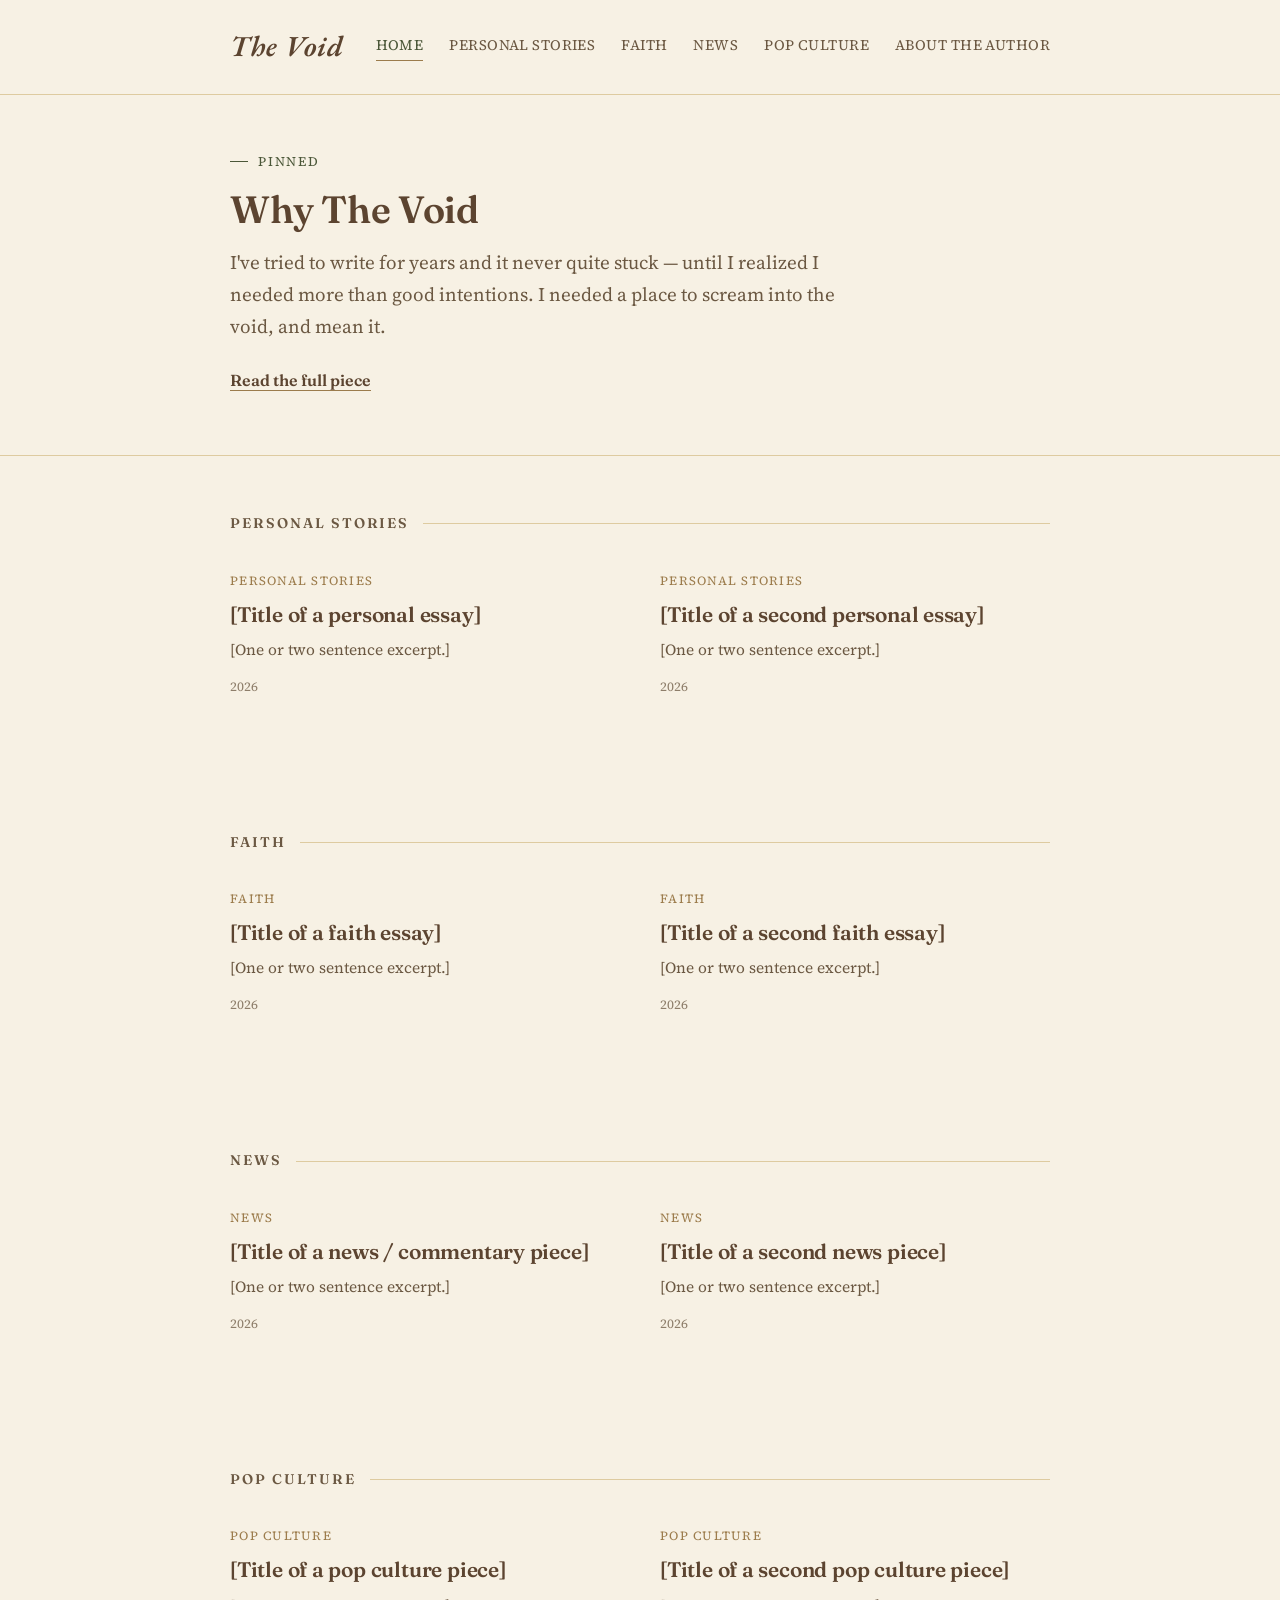
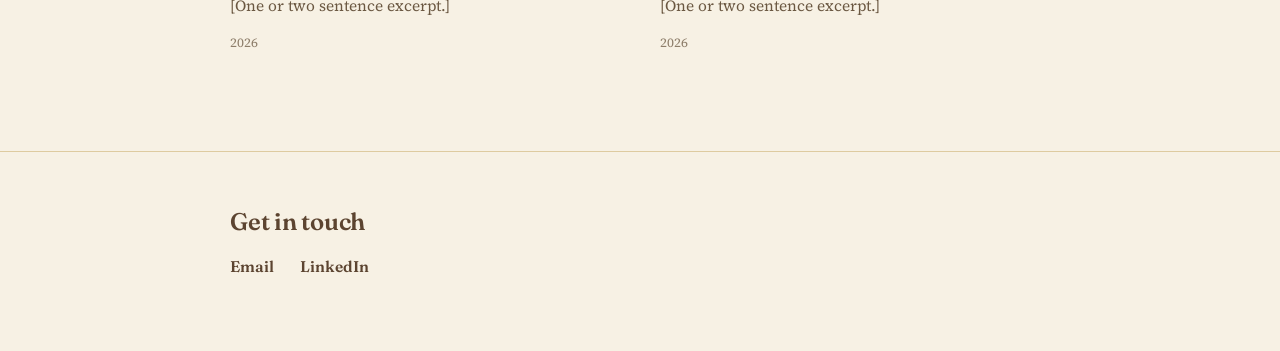
<file: index.html>
<!DOCTYPE html>
<html lang="en">
<head>
<meta charset="UTF-8">
<meta name="viewport" content="width=device-width, initial-scale=1.0">
<title>Hannah Doom — Writing</title>
<link rel="stylesheet" href="style.css">
</head>
<body>

<nav class="site-nav">
  <div class="wrap">
    <a href="index.html" class="brand">The Void</a>
    <div class="nav-links">
      <a href="index.html" class="active">Home</a>
      <a href="personal-stories.html">Personal Stories</a>
      <a href="faith.html">Faith</a>
      <a href="news.html">News</a>
      <a href="pop-culture.html">Pop Culture</a>
      <a href="about.html">About the Author</a>
    </div>
  </div>
</nav>

<section class="pinned">
  <div class="wrap">
    <p class="pinned-label">Pinned</p>
    <h2>Why The Void</h2>
    <p class="lede">I've tried to write for years and it never quite stuck — until I realized I needed more than good intentions. I needed a place to scream into the void, and mean it.</p>
    <a class="read-link" href="why-the-void.html">Read the full piece</a>
  </div>
</section>

<section class="teasers">
  <div class="wrap">
    <h2 class="section-label">Personal Stories</h2>
    <div class="teaser-grid">
      <div class="teaser-card">
        <p class="teaser-kicker">Personal Stories</p>
        <h3 class="teaser-title"><a href="personal-stories.html">[Title of a personal essay]</a></h3>
        <p class="teaser-excerpt">[One or two sentence excerpt.]</p>
        <p class="teaser-date">2026</p>
      </div>
      <div class="teaser-card">
        <p class="teaser-kicker">Personal Stories</p>
        <h3 class="teaser-title"><a href="personal-stories.html">[Title of a second personal essay]</a></h3>
        <p class="teaser-excerpt">[One or two sentence excerpt.]</p>
        <p class="teaser-date">2026</p>
      </div>
    </div>
  </div>
</section>

<section class="teasers">
  <div class="wrap">
    <h2 class="section-label">Faith</h2>
    <div class="teaser-grid">
      <div class="teaser-card">
        <p class="teaser-kicker">Faith</p>
        <h3 class="teaser-title"><a href="faith.html">[Title of a faith essay]</a></h3>
        <p class="teaser-excerpt">[One or two sentence excerpt.]</p>
        <p class="teaser-date">2026</p>
      </div>
      <div class="teaser-card">
        <p class="teaser-kicker">Faith</p>
        <h3 class="teaser-title"><a href="faith.html">[Title of a second faith essay]</a></h3>
        <p class="teaser-excerpt">[One or two sentence excerpt.]</p>
        <p class="teaser-date">2026</p>
      </div>
    </div>
  </div>
</section>

<section class="teasers">
  <div class="wrap">
    <h2 class="section-label">News</h2>
    <div class="teaser-grid">
      <div class="teaser-card">
        <p class="teaser-kicker">News</p>
        <h3 class="teaser-title"><a href="news.html">[Title of a news / commentary piece]</a></h3>
        <p class="teaser-excerpt">[One or two sentence excerpt.]</p>
        <p class="teaser-date">2026</p>
      </div>
      <div class="teaser-card">
        <p class="teaser-kicker">News</p>
        <h3 class="teaser-title"><a href="news.html">[Title of a second news piece]</a></h3>
        <p class="teaser-excerpt">[One or two sentence excerpt.]</p>
        <p class="teaser-date">2026</p>
      </div>
    </div>
  </div>
</section>

<section class="teasers">
  <div class="wrap">
    <h2 class="section-label">Pop Culture</h2>
    <div class="teaser-grid">
      <div class="teaser-card">
        <p class="teaser-kicker">Pop Culture</p>
        <h3 class="teaser-title"><a href="pop-culture.html">[Title of a pop culture piece]</a></h3>
        <p class="teaser-excerpt">[One or two sentence excerpt.]</p>
        <p class="teaser-date">2026</p>
      </div>
      <div class="teaser-card">
        <p class="teaser-kicker">Pop Culture</p>
        <h3 class="teaser-title"><a href="pop-culture.html">[Title of a second pop culture piece]</a></h3>
        <p class="teaser-excerpt">[One or two sentence excerpt.]</p>
        <p class="teaser-date">2026</p>
      </div>
    </div>
  </div>
</section>

<footer class="site-footer">
  <div class="wrap">
    <h2>Get in touch</h2>
    <div class="contact-links">
      <a href="mailto:REPLACE_WITH_YOUR_EMAIL">Email</a>
      <a href="#">LinkedIn</a>
    </div>
  </div>
</footer>

</body>
</html>
</file>
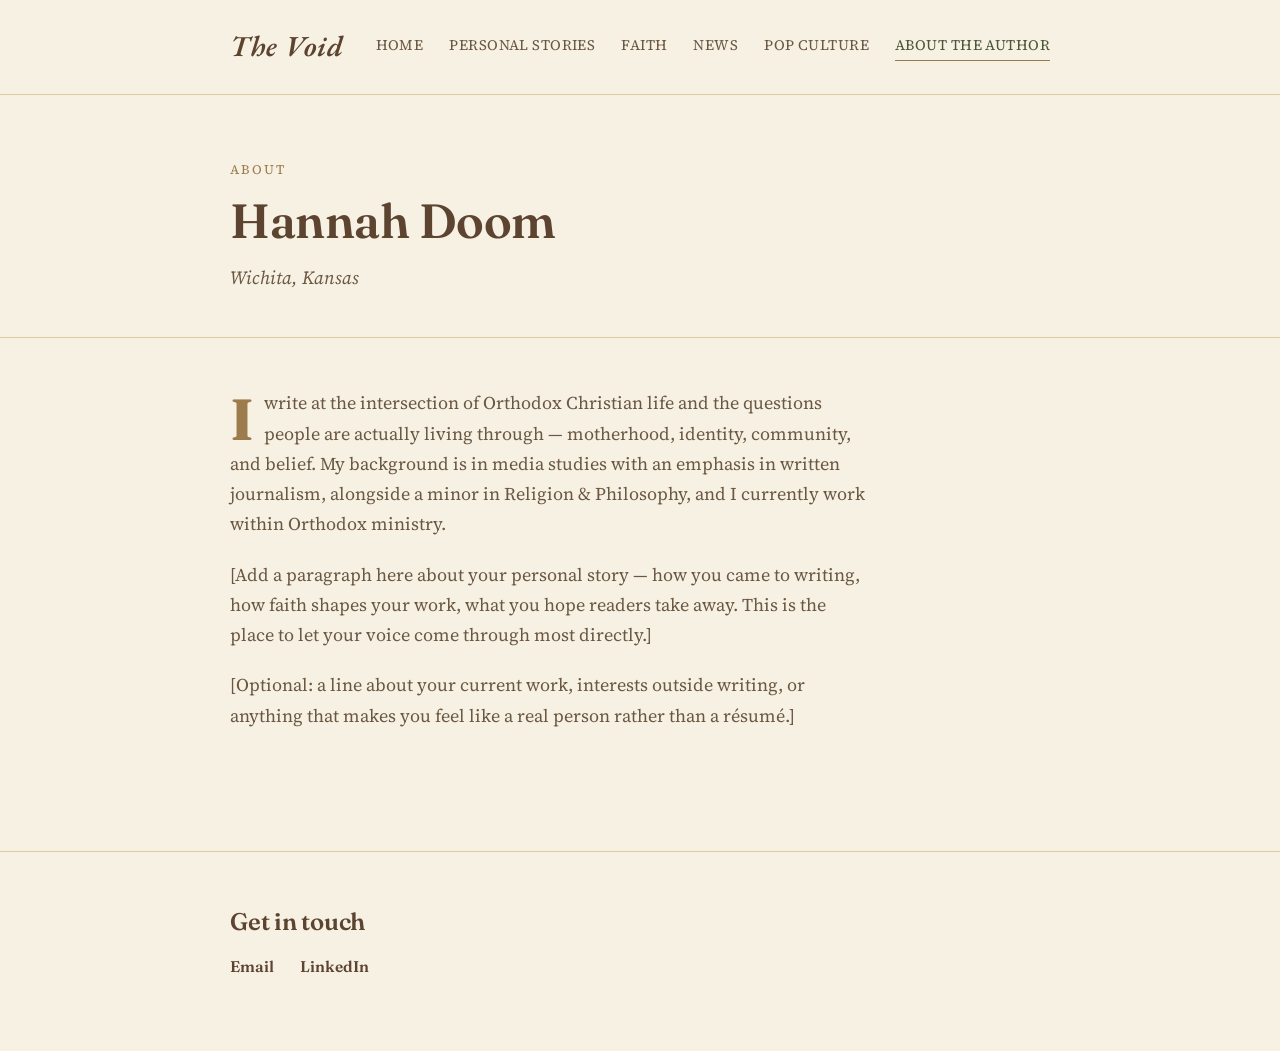
<file: about.html>
<!DOCTYPE html>
<html lang="en">
<head>
<meta charset="UTF-8">
<meta name="viewport" content="width=device-width, initial-scale=1.0">
<title>About the Author — Hannah Doom</title>
<link rel="stylesheet" href="style.css">
</head>
<body>

<nav class="site-nav">
  <div class="wrap">
    <a href="index.html" class="brand">The Void</a>
    <div class="nav-links">
      <a href="index.html">Home</a>
      <a href="personal-stories.html">Personal Stories</a>
      <a href="faith.html">Faith</a>
      <a href="news.html">News</a>
      <a href="pop-culture.html">Pop Culture</a>
      <a href="about.html" class="active">About the Author</a>
    </div>
  </div>
</nav>

<header class="page-head">
  <div class="wrap">
    <p class="eyebrow">About</p>
    <h1 class="page-title">Hannah Doom</h1>
    <p class="subtitle">Wichita, Kansas</p>
  </div>
</header>

<section class="about-body">
  <div class="wrap">
    <p>I write at the intersection of Orthodox Christian life and the questions people are actually living through — motherhood, identity, community, and belief. My background is in media studies with an emphasis in written journalism, alongside a minor in Religion &amp; Philosophy, and I currently work within Orthodox ministry.</p>
    <p>[Add a paragraph here about your personal story — how you came to writing, how faith shapes your work, what you hope readers take away. This is the place to let your voice come through most directly.]</p>
    <p>[Optional: a line about your current work, interests outside writing, or anything that makes you feel like a real person rather than a résumé.]</p>
  </div>
</section>

<footer class="site-footer">
  <div class="wrap">
    <h2>Get in touch</h2>
    <div class="contact-links">
      <a href="mailto:REPLACE_WITH_YOUR_EMAIL">Email</a>
      <a href="#">LinkedIn</a>
    </div>
  </div>
</footer>

</body>
</html>
</file>
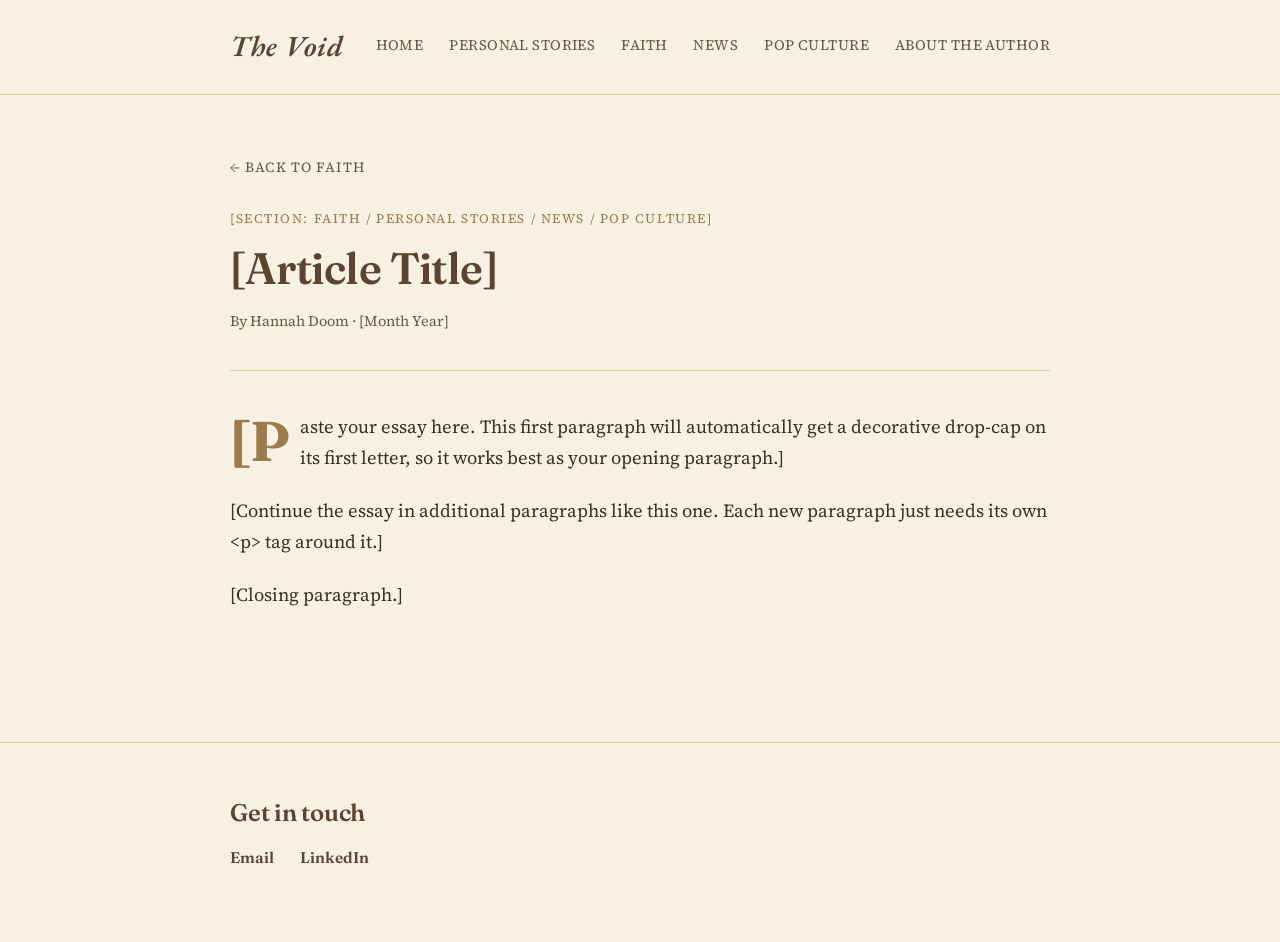
<file: article-template.html>
<!DOCTYPE html>
<html lang="en">
<head>
<meta charset="UTF-8">
<meta name="viewport" content="width=device-width, initial-scale=1.0">
<title>[Article Title] — Hannah Doom</title>
<link rel="stylesheet" href="style.css">
</head>
<body>

<nav class="site-nav">
  <div class="wrap">
    <a href="index.html" class="brand">The Void</a>
    <div class="nav-links">
      <a href="index.html">Home</a>
      <a href="personal-stories.html">Personal Stories</a>
      <a href="faith.html">Faith</a>
      <a href="news.html">News</a>
      <a href="pop-culture.html">Pop Culture</a>
      <a href="about.html">About the Author</a>
    </div>
  </div>
</nav>

<section class="article-page">
  <div class="wrap">
    <a class="back-link" href="faith.html">&larr; Back to Faith</a>
    <p class="kicker">[Section: Faith / Personal Stories / News / Pop Culture]</p>
    <h1>[Article Title]</h1>
    <p class="byline">By Hannah Doom &middot; [Month Year]</p>

    <div class="article-body">
      <p>[Paste your essay here. This first paragraph will automatically get a decorative drop-cap on its first letter, so it works best as your opening paragraph.]</p>
      <p>[Continue the essay in additional paragraphs like this one. Each new paragraph just needs its own &lt;p&gt; tag around it.]</p>
      <p>[Closing paragraph.]</p>
    </div>
  </div>
</section>

<footer class="site-footer">
  <div class="wrap">
    <h2>Get in touch</h2>
    <div class="contact-links">
      <a href="mailto:REPLACE_WITH_YOUR_EMAIL">Email</a>
      <a href="#">LinkedIn</a>
    </div>
  </div>
</footer>

</body>
</html>
</file>
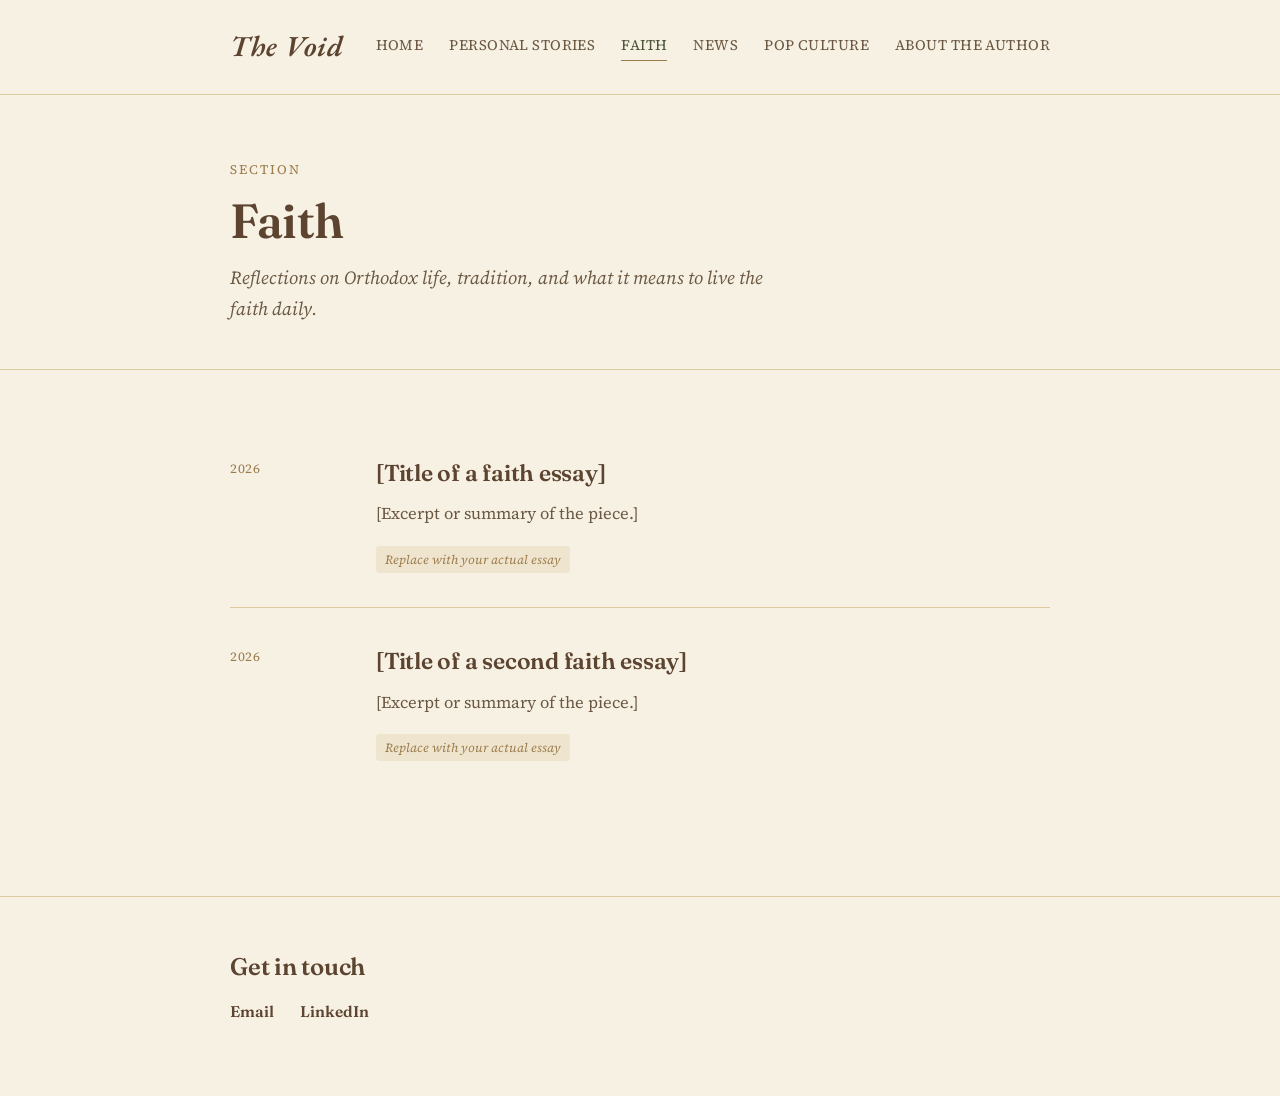
<file: faith.html>
<!DOCTYPE html>
<html lang="en">
<head>
<meta charset="UTF-8">
<meta name="viewport" content="width=device-width, initial-scale=1.0">
<title>Faith — Hannah Doom</title>
<link rel="stylesheet" href="style.css">
</head>
<body>

<nav class="site-nav">
  <div class="wrap">
    <a href="index.html" class="brand">The Void</a>
    <div class="nav-links">
      <a href="index.html">Home</a>
      <a href="personal-stories.html">Personal Stories</a>
      <a href="faith.html" class="active">Faith</a>
      <a href="news.html">News</a>
      <a href="pop-culture.html">Pop Culture</a>
      <a href="about.html">About the Author</a>
    </div>
  </div>
</nav>

<header class="page-head">
  <div class="wrap">
    <p class="eyebrow">Section</p>
    <h1 class="page-title">Faith</h1>
    <p class="subtitle">Reflections on Orthodox life, tradition, and what it means to live the faith daily.</p>
  </div>
</header>

<section class="article-list">
  <div class="wrap">

    <div class="article-row">
      <div class="article-date">2026</div>
      <div>
        <h3 class="article-title"><a href="#">[Title of a faith essay]</a></h3>
        <p class="article-excerpt">[Excerpt or summary of the piece.]</p>
        <span class="placeholder-note">Replace with your actual essay</span>
      </div>
    </div>

    <div class="article-row">
      <div class="article-date">2026</div>
      <div>
        <h3 class="article-title"><a href="#">[Title of a second faith essay]</a></h3>
        <p class="article-excerpt">[Excerpt or summary of the piece.]</p>
        <span class="placeholder-note">Replace with your actual essay</span>
      </div>
    </div>

  </div>
</section>

<footer class="site-footer">
  <div class="wrap">
    <h2>Get in touch</h2>
    <div class="contact-links">
      <a href="mailto:REPLACE_WITH_YOUR_EMAIL">Email</a>
      <a href="#">LinkedIn</a>
    </div>
  </div>
</footer>

</body>
</html>
</file>
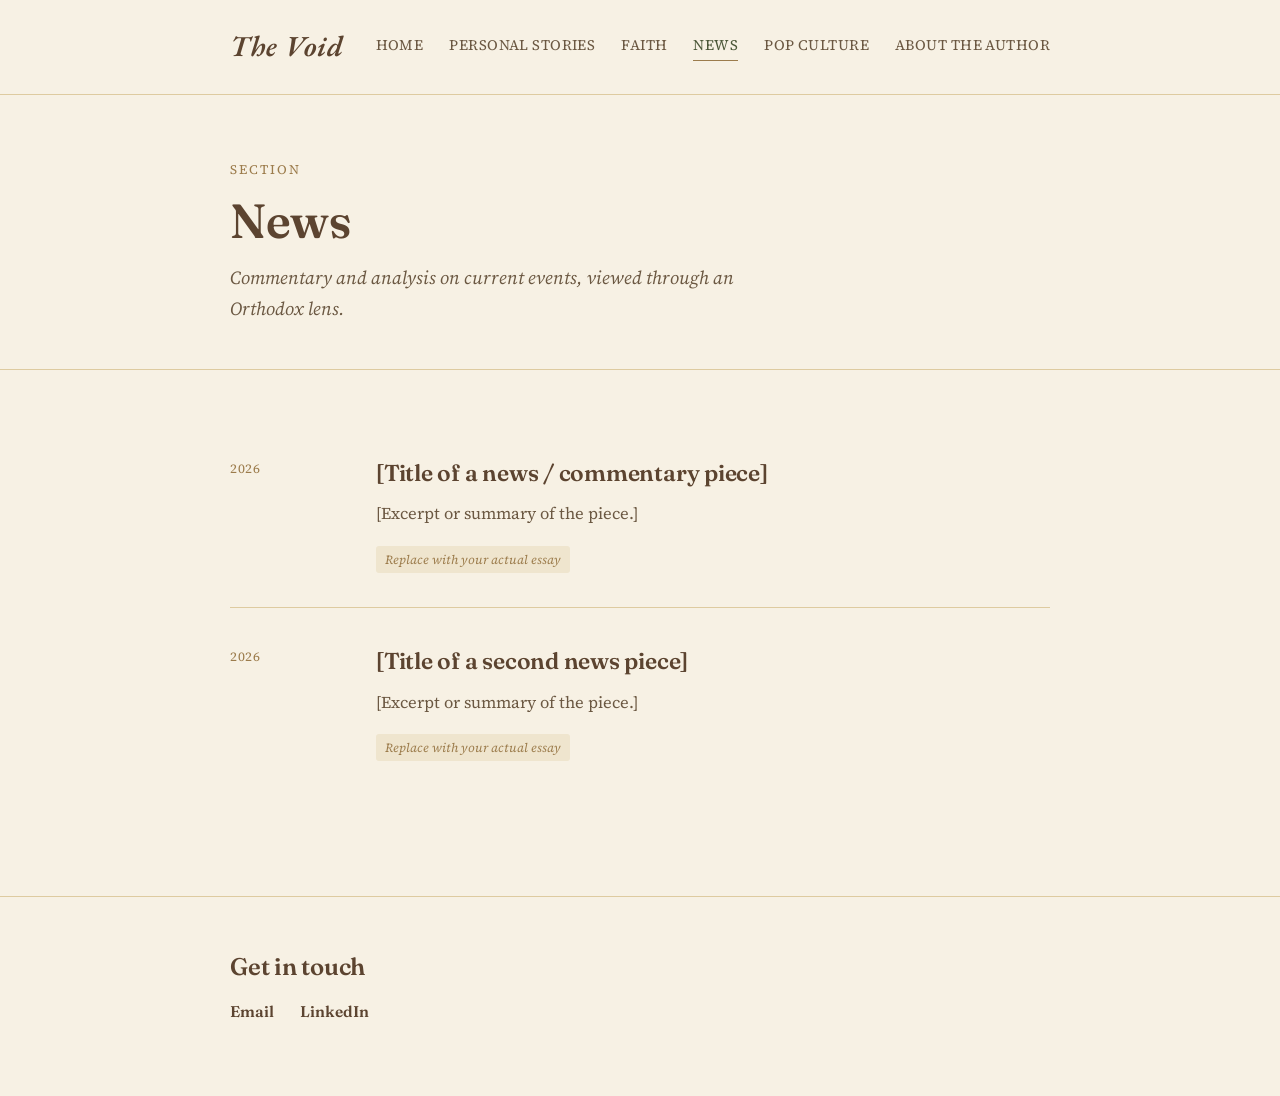
<file: news.html>
<!DOCTYPE html>
<html lang="en">
<head>
<meta charset="UTF-8">
<meta name="viewport" content="width=device-width, initial-scale=1.0">
<title>News — Hannah Doom</title>
<link rel="stylesheet" href="style.css">
</head>
<body>

<nav class="site-nav">
  <div class="wrap">
    <a href="index.html" class="brand">The Void</a>
    <div class="nav-links">
      <a href="index.html">Home</a>
      <a href="personal-stories.html">Personal Stories</a>
      <a href="faith.html">Faith</a>
      <a href="news.html" class="active">News</a>
      <a href="pop-culture.html">Pop Culture</a>
      <a href="about.html">About the Author</a>
    </div>
  </div>
</nav>

<header class="page-head">
  <div class="wrap">
    <p class="eyebrow">Section</p>
    <h1 class="page-title">News</h1>
    <p class="subtitle">Commentary and analysis on current events, viewed through an Orthodox lens.</p>
  </div>
</header>

<section class="article-list">
  <div class="wrap">

    <div class="article-row">
      <div class="article-date">2026</div>
      <div>
        <h3 class="article-title"><a href="#">[Title of a news / commentary piece]</a></h3>
        <p class="article-excerpt">[Excerpt or summary of the piece.]</p>
        <span class="placeholder-note">Replace with your actual essay</span>
      </div>
    </div>

    <div class="article-row">
      <div class="article-date">2026</div>
      <div>
        <h3 class="article-title"><a href="#">[Title of a second news piece]</a></h3>
        <p class="article-excerpt">[Excerpt or summary of the piece.]</p>
        <span class="placeholder-note">Replace with your actual essay</span>
      </div>
    </div>

  </div>
</section>

<footer class="site-footer">
  <div class="wrap">
    <h2>Get in touch</h2>
    <div class="contact-links">
      <a href="mailto:REPLACE_WITH_YOUR_EMAIL">Email</a>
      <a href="#">LinkedIn</a>
    </div>
  </div>
</footer>

</body>
</html>
</file>
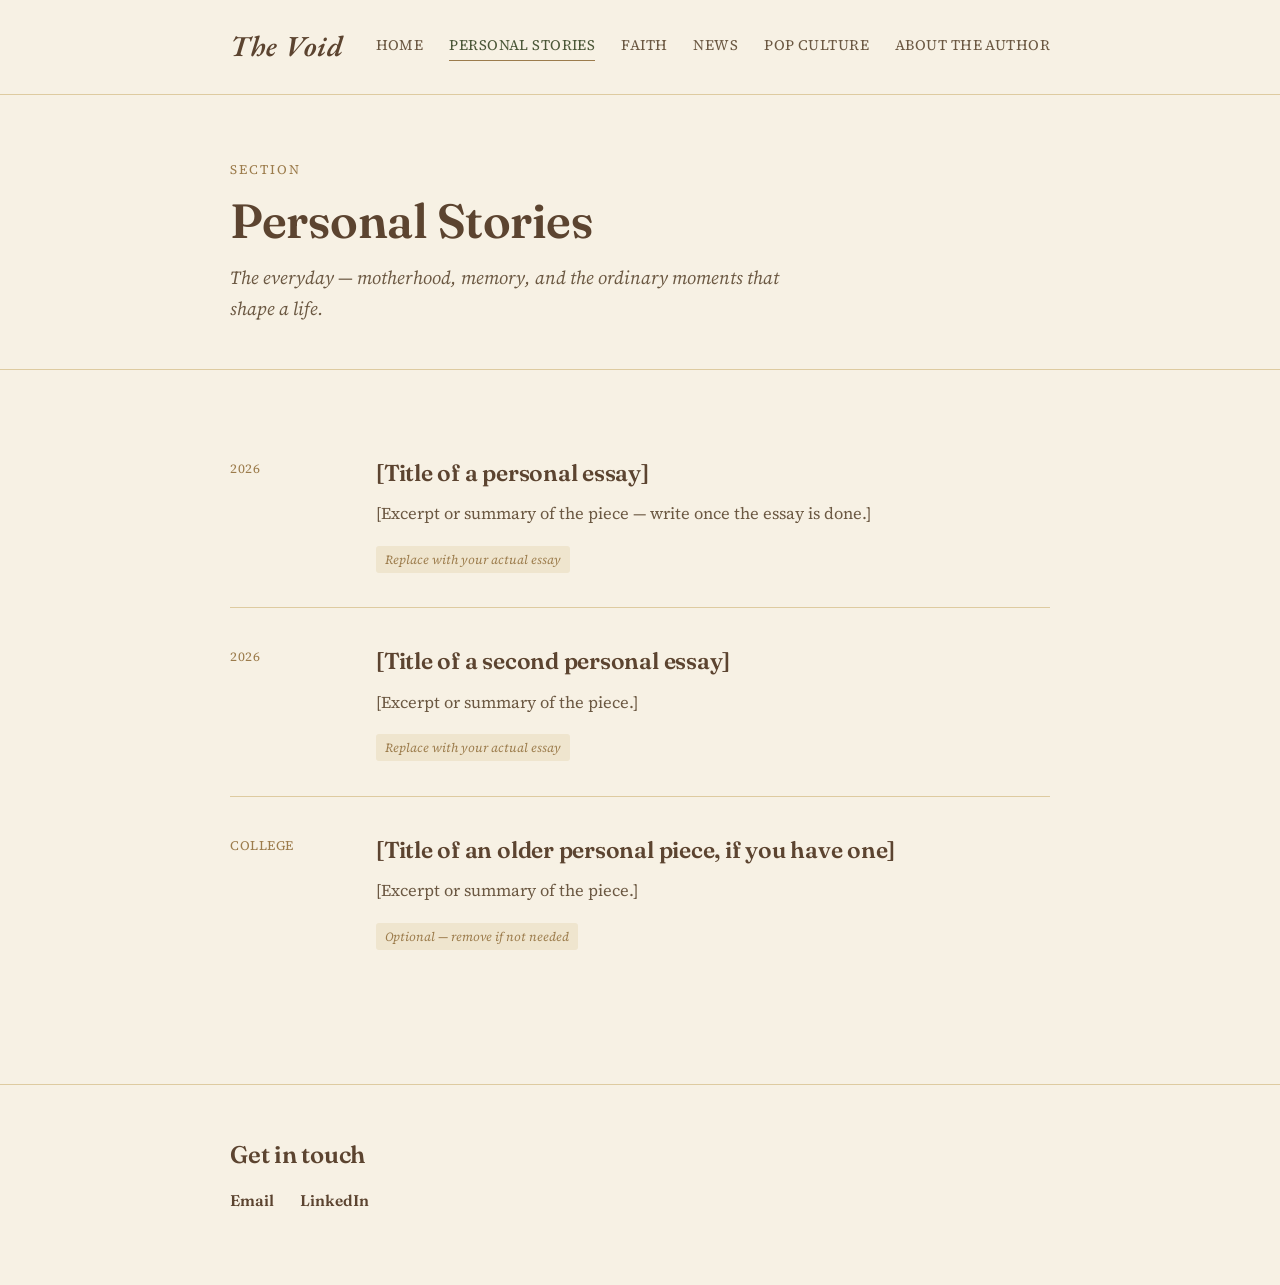
<file: personal-stories.html>
<!DOCTYPE html>
<html lang="en">
<head>
<meta charset="UTF-8">
<meta name="viewport" content="width=device-width, initial-scale=1.0">
<title>Personal Stories — Hannah Doom</title>
<link rel="stylesheet" href="style.css">
</head>
<body>

<nav class="site-nav">
  <div class="wrap">
    <a href="index.html" class="brand">The Void</a>
    <div class="nav-links">
      <a href="index.html">Home</a>
      <a href="personal-stories.html" class="active">Personal Stories</a>
      <a href="faith.html">Faith</a>
      <a href="news.html">News</a>
      <a href="pop-culture.html">Pop Culture</a>
      <a href="about.html">About the Author</a>
    </div>
  </div>
</nav>

<header class="page-head">
  <div class="wrap">
    <p class="eyebrow">Section</p>
    <h1 class="page-title">Personal Stories</h1>
    <p class="subtitle">The everyday — motherhood, memory, and the ordinary moments that shape a life.</p>
  </div>
</header>

<section class="article-list">
  <div class="wrap">

    <div class="article-row">
      <div class="article-date">2026</div>
      <div>
        <h3 class="article-title"><a href="#">[Title of a personal essay]</a></h3>
        <p class="article-excerpt">[Excerpt or summary of the piece — write once the essay is done.]</p>
        <span class="placeholder-note">Replace with your actual essay</span>
      </div>
    </div>

    <div class="article-row">
      <div class="article-date">2026</div>
      <div>
        <h3 class="article-title"><a href="#">[Title of a second personal essay]</a></h3>
        <p class="article-excerpt">[Excerpt or summary of the piece.]</p>
        <span class="placeholder-note">Replace with your actual essay</span>
      </div>
    </div>

    <div class="article-row">
      <div class="article-date">College</div>
      <div>
        <h3 class="article-title"><a href="#">[Title of an older personal piece, if you have one]</a></h3>
        <p class="article-excerpt">[Excerpt or summary of the piece.]</p>
        <span class="placeholder-note">Optional — remove if not needed</span>
      </div>
    </div>

  </div>
</section>

<footer class="site-footer">
  <div class="wrap">
    <h2>Get in touch</h2>
    <div class="contact-links">
      <a href="mailto:REPLACE_WITH_YOUR_EMAIL">Email</a>
      <a href="#">LinkedIn</a>
    </div>
  </div>
</footer>

</body>
</html>
</file>
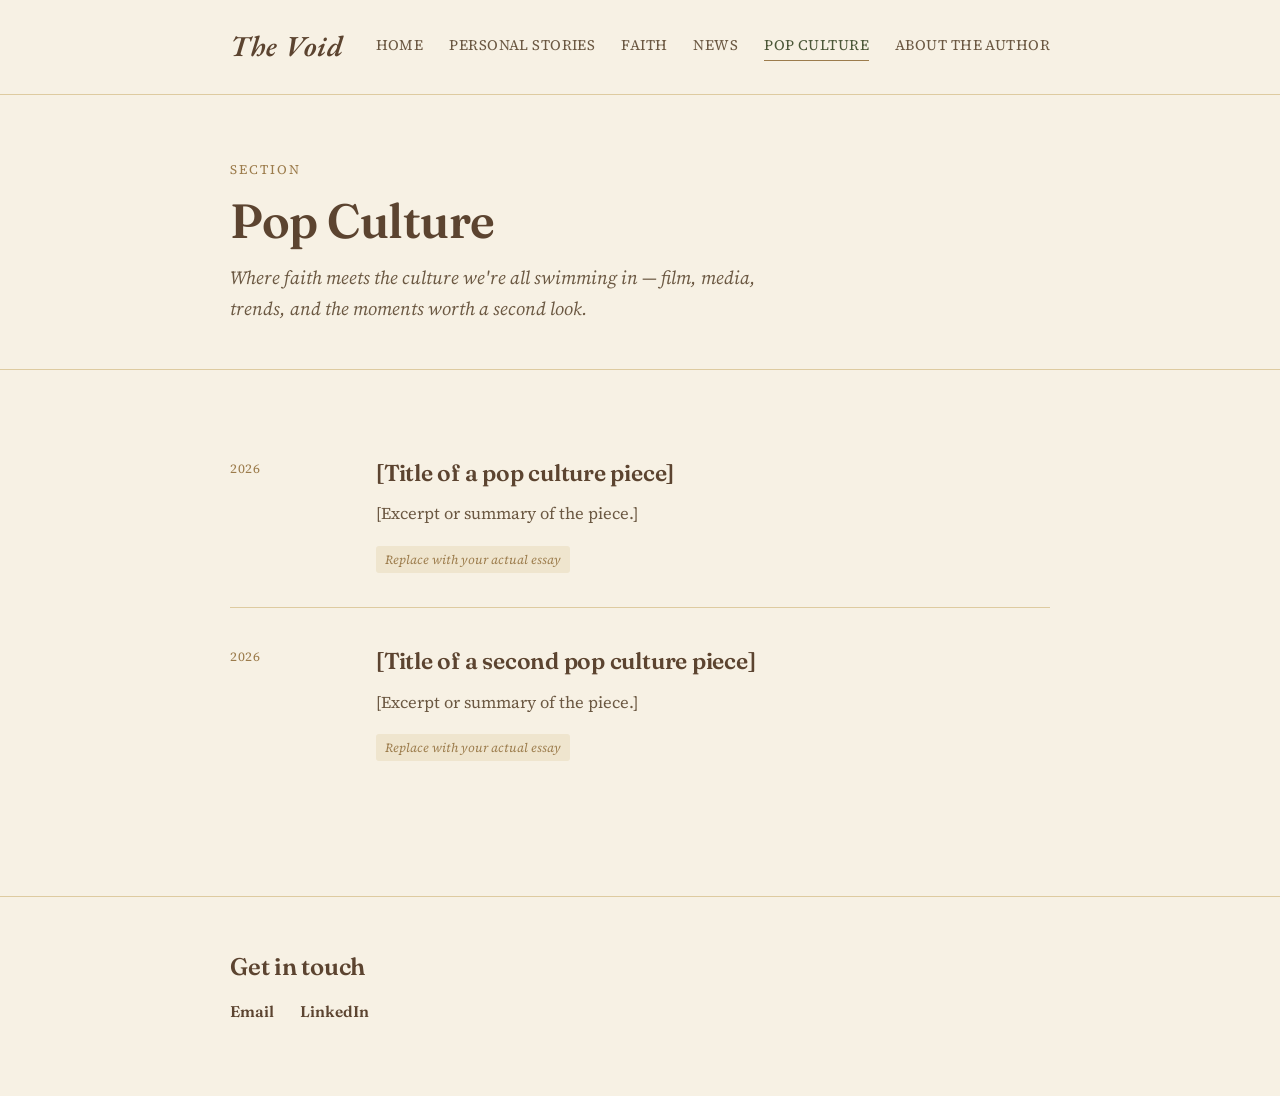
<file: pop-culture.html>
<!DOCTYPE html>
<html lang="en">
<head>
<meta charset="UTF-8">
<meta name="viewport" content="width=device-width, initial-scale=1.0">
<title>Pop Culture — Hannah Doom</title>
<link rel="stylesheet" href="style.css">
</head>
<body>

<nav class="site-nav">
  <div class="wrap">
    <a href="index.html" class="brand">The Void</a>
    <div class="nav-links">
      <a href="index.html">Home</a>
      <a href="personal-stories.html">Personal Stories</a>
      <a href="faith.html">Faith</a>
      <a href="news.html">News</a>
      <a href="pop-culture.html" class="active">Pop Culture</a>
      <a href="about.html">About the Author</a>
    </div>
  </div>
</nav>

<header class="page-head">
  <div class="wrap">
    <p class="eyebrow">Section</p>
    <h1 class="page-title">Pop Culture</h1>
    <p class="subtitle">Where faith meets the culture we're all swimming in — film, media, trends, and the moments worth a second look.</p>
  </div>
</header>

<section class="article-list">
  <div class="wrap">

    <div class="article-row">
      <div class="article-date">2026</div>
      <div>
        <h3 class="article-title"><a href="#">[Title of a pop culture piece]</a></h3>
        <p class="article-excerpt">[Excerpt or summary of the piece.]</p>
        <span class="placeholder-note">Replace with your actual essay</span>
      </div>
    </div>

    <div class="article-row">
      <div class="article-date">2026</div>
      <div>
        <h3 class="article-title"><a href="#">[Title of a second pop culture piece]</a></h3>
        <p class="article-excerpt">[Excerpt or summary of the piece.]</p>
        <span class="placeholder-note">Replace with your actual essay</span>
      </div>
    </div>

  </div>
</section>

<footer class="site-footer">
  <div class="wrap">
    <h2>Get in touch</h2>
    <div class="contact-links">
      <a href="mailto:REPLACE_WITH_YOUR_EMAIL">Email</a>
      <a href="#">LinkedIn</a>
    </div>
  </div>
</footer>

</body>
</html>
</file>
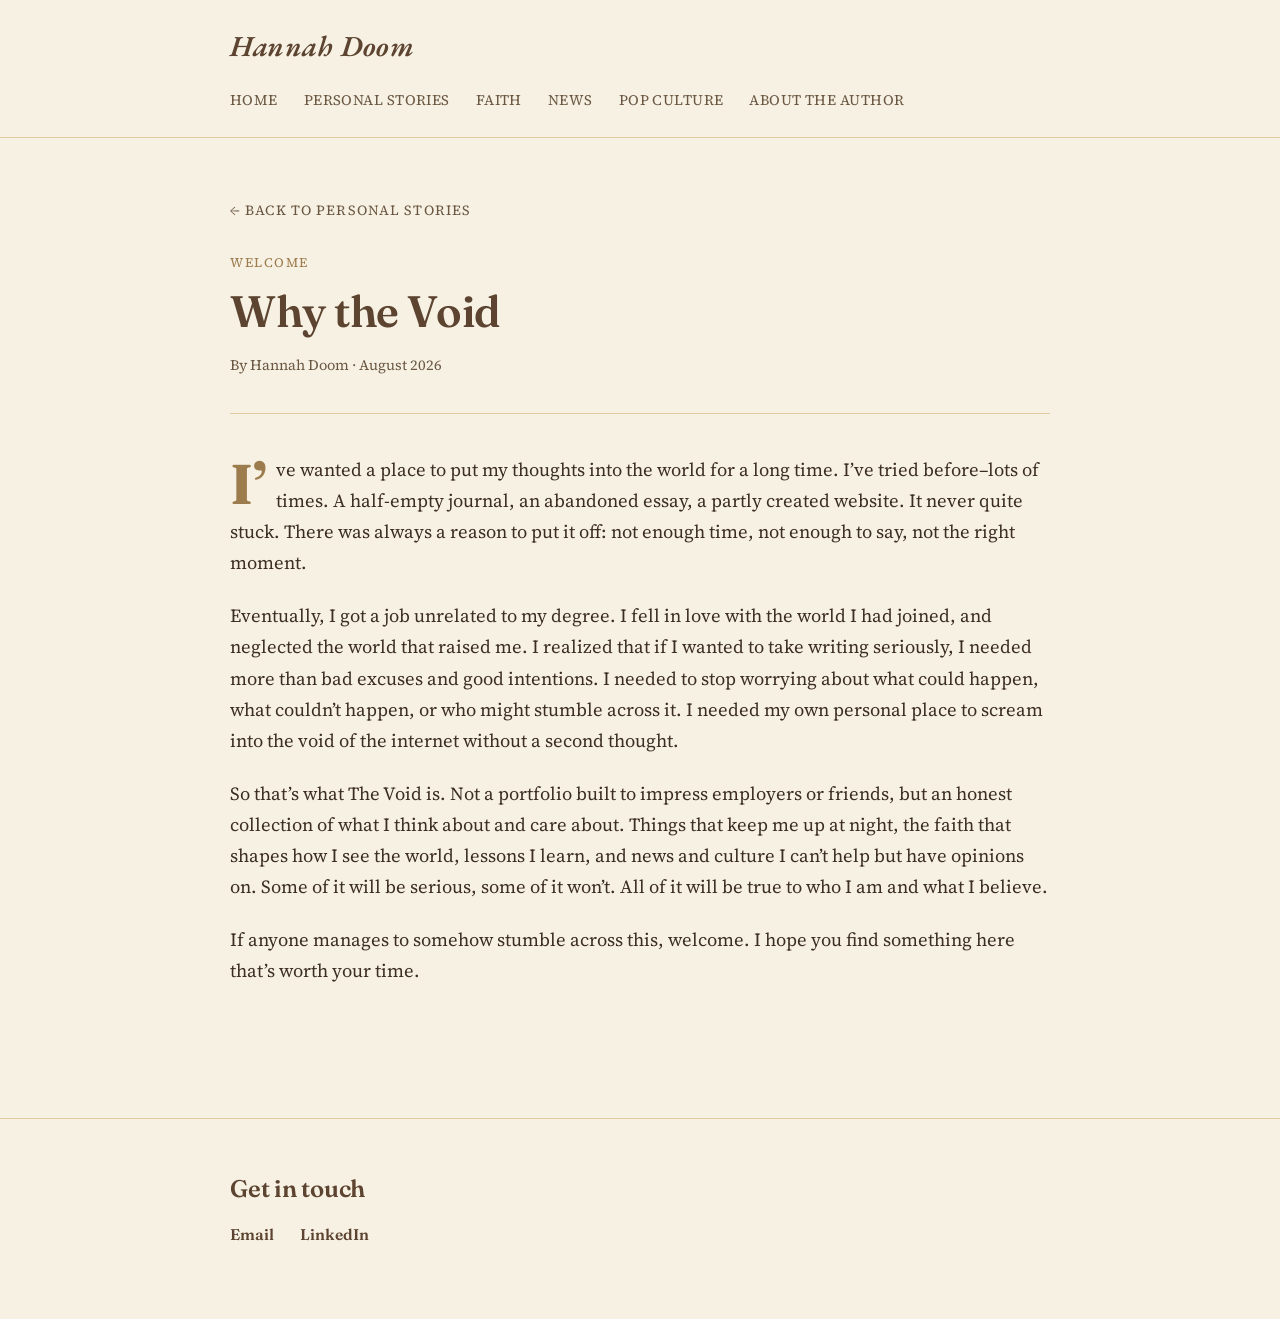
<file: why-the-void.html>
<!DOCTYPE html>
<html lang="en">
<head>
<meta charset="UTF-8">
<meta name="viewport" content="width=device-width, initial-scale=1.0">
<title>Why the Void — Hannah Doom</title>
<link rel="stylesheet" href="style.css">
</head>
<body>

<nav class="site-nav">
  <div class="wrap">
    <a href="index.html" class="brand">Hannah <span>Doom</span></a>
    <div class="nav-links">
      <a href="index.html">Home</a>
      <a href="personal-stories.html">Personal Stories</a>
      <a href="faith.html">Faith</a>
      <a href="news.html">News</a>
      <a href="pop-culture.html">Pop Culture</a>
      <a href="about.html">About the Author</a>
    </div>
  </div>
</nav>

<section class="article-page">
  <div class="wrap">
    <a class="back-link" href="personal-stories.html">&larr; Back to Personal Stories</a>
    <p class="kicker">Welcome</p>
    <h1>Why the Void</h1>
    <p class="byline">By Hannah Doom &middot; August 2026</p>

    <div class="article-body">
      <p>I’ve wanted a place to put my thoughts into the world for a long time. I’ve tried before–lots of times. A half-empty journal, an abandoned essay, a partly created website. It never quite stuck. There was always a reason to put it off: not enough time, not enough to say, not the right moment.</p>
      <p>Eventually, I got a job unrelated to my degree. I fell in love with the world I had joined, and neglected the world that raised me. I realized that if I wanted to take writing seriously, I needed more than bad excuses and good intentions. I needed to stop worrying about what could happen, what couldn’t happen, or who might stumble across it. I needed my own personal place to scream into the void of the internet without a second thought.</p>
      <p>So that’s what The Void is. Not a portfolio built to impress employers or friends, but an honest collection of what I think about and care about. Things that keep me up at night, the faith that shapes how I see the world, lessons I learn, and news and culture I can’t help but have opinions on. Some of it will be serious, some of it won’t. All of it will be true to who I am and what I believe.</p>
      <p>If anyone manages to somehow stumble across this, welcome. I hope you find something here that’s worth your time.<p>
    </p>
    </div>
  </div>
</section>

<footer class="site-footer">
  <div class="wrap">
    <h2>Get in touch</h2>
    <div class="contact-links">
      <a href="mailto:hannahdoom23@gmail.com">Email</a>
      <a href="#">LinkedIn</a>
    </div>
  </div>
</footer>

</body>
</html>
</file>
<file: style.css>
@import url('https://fonts.googleapis.com/css2?family=Fraunces:ital,opsz,wght@0,9..144,400;0,9..144,500;0,9..144,600;0,9..144,700;1,9..144,500&family=EB+Garamond:ital,wght@1,500;1,600&family=Source+Serif+4:ital,opsz,wght@0,8..60,400;0,8..60,500;0,8..60,600;1,8..60,400&display=swap');

:root{
  --paper: #F7F1E4;
  --paper-deep: #EFE5CE;
  --ink: #3C2E22;
  --ink-soft: #6B5842;
  --brown: #5C4430;
  --green: #6E7A4F;
  --green-deep: #4B5738;
  --gold: #9C7C4C;
  --gold-soft: #B79868;
  --line: #DECBA0;
  --max: 880px;
}

*{box-sizing:border-box;}
html{scroll-behavior:smooth;}
body{
  margin:0;
  background:var(--paper);
  color:var(--ink);
  font-family:'Source Serif 4', Georgia, serif;
  font-size:18px;
  line-height:1.68;
  -webkit-font-smoothing:antialiased;
}

h1,h2,h3,.display{
  font-family:'Fraunces', Georgia, serif;
  font-weight:600;
  letter-spacing:-0.01em;
  color:var(--brown);
}

a{color:var(--green-deep); text-decoration:none; border-bottom:1px solid transparent; transition:border-color .2s ease, color .2s ease;}
a:hover{border-color:var(--green-deep);}
a:focus-visible, button:focus-visible{outline:2px solid var(--gold); outline-offset:3px;}

.wrap{max-width:var(--max); margin:0 auto; padding:0 30px;}

/* ---- NAV ---- */
nav.site-nav{
  border-bottom:1px solid var(--line);
  padding:22px 0;
  background:var(--paper);
  position:sticky;
  top:0;
  z-index:10;
}
nav.site-nav .wrap{
  display:flex;
  align-items:center;
  justify-content:space-between;
  flex-wrap:wrap;
  gap:16px;
}
.brand{
  font-family:'EB Garamond', serif;
  font-style:italic;
  font-size:29px;
  font-weight:600;
  color:var(--brown);
  letter-spacing:0.02em;
}
.nav-links{
  display:flex;
  gap:26px;
  flex-wrap:wrap;
  font-size:14.5px;
  letter-spacing:0.03em;
  text-transform:uppercase;
}
.nav-links a{
  color:var(--ink-soft);
  border-bottom:1px solid transparent;
  padding-bottom:2px;
}
.nav-links a:hover, .nav-links a.active{
  color:var(--green-deep);
  border-color:var(--gold);
}

/* ---- SPRIG DIVIDER ---- */
.sprig{
  display:flex;
  align-items:center;
  justify-content:center;
  margin:8px 0;
  color:var(--gold);
}
.sprig svg{display:block;}

/* ---- HERO / PAGE HEAD ---- */
header.page-head{
  padding:64px 0 44px;
  border-bottom:1px solid var(--line);
}
.eyebrow{
  font-size:13px;
  letter-spacing:0.16em;
  text-transform:uppercase;
  color:var(--gold);
  margin:0 0 14px;
  font-family:'Source Serif 4', serif;
}
h1.page-title{
  font-size:clamp(32px, 5.5vw, 48px);
  line-height:1.08;
  margin:0 0 16px;
}
.subtitle{
  font-size:18.5px;
  color:var(--ink-soft);
  max-width:560px;
  margin:0;
  font-style:italic;
}

/* ---- PINNED ARTICLE (home) ---- */
.pinned{
  padding:56px 0 60px;
  border-bottom:1px solid var(--line);
}
.pinned-label{
  font-size:13px;
  text-transform:uppercase;
  letter-spacing:0.14em;
  color:var(--green-deep);
  margin:0 0 16px;
  display:flex;
  align-items:center;
  gap:10px;
}
.pinned-label::before{
  content:'';
  width:18px;
  height:1px;
  background:var(--green-deep);
}
.pinned h2{
  font-size:clamp(28px, 4.5vw, 38px);
  margin:0 0 16px;
  line-height:1.12;
}
.pinned p.lede{
  font-size:19px;
  color:var(--ink-soft);
  margin:0 0 22px;
  max-width:640px;
}
.read-link{
  font-family:'Fraunces', serif;
  font-weight:600;
  font-size:16px;
  color:var(--brown);
  border-bottom:1px solid var(--gold);
}
.read-link:hover{color:var(--green-deep); border-color:var(--green-deep);}

/* ---- TEASER GRID ---- */
section.teasers{padding:56px 0;}
section.teasers > .wrap > h2.section-label{
  font-size:14px;
  text-transform:uppercase;
  letter-spacing:0.14em;
  color:var(--ink-soft);
  margin:0 0 34px;
  display:flex;
  align-items:center;
  gap:14px;
}
section.teasers > .wrap > h2.section-label::after{
  content:'';
  flex:1;
  height:1px;
  background:var(--line);
}

.teaser-grid{
  display:grid;
  grid-template-columns:repeat(2, 1fr);
  gap:36px 40px;
}
@media (max-width:640px){
  .teaser-grid{grid-template-columns:1fr;}
}

.teaser-card{
  padding-bottom:8px;
}
.teaser-kicker{
  font-size:12.5px;
  text-transform:uppercase;
  letter-spacing:0.1em;
  color:var(--gold);
  margin:0 0 10px;
}
.teaser-title{
  font-family:'Fraunces', serif;
  font-size:21px;
  font-weight:600;
  margin:0 0 10px;
  line-height:1.25;
  color:var(--brown);
}
.teaser-title a{color:inherit; border:none;}
.teaser-title a:hover{color:var(--green-deep);}
.teaser-excerpt{
  color:var(--ink-soft);
  font-size:15.5px;
  margin:0 0 12px;
}
.teaser-date{
  font-size:13px;
  color:var(--ink-soft);
  opacity:0.75;
}

.placeholder-note{
  display:inline-block;
  margin-top:8px;
  font-size:12.5px;
  font-style:italic;
  color:var(--gold);
  background:var(--paper-deep);
  padding:3px 9px;
  border-radius:3px;
}

/* ---- ARTICLE LIST (category pages) ---- */
.article-list{padding:50px 0 80px;}
.article-row{
  padding:34px 0;
  border-bottom:1px solid var(--line);
  display:grid;
  grid-template-columns:120px 1fr;
  gap:26px;
}
.article-row:last-child{border-bottom:none;}
.article-date{
  font-size:13px;
  color:var(--gold);
  letter-spacing:0.04em;
  padding-top:4px;
  text-transform:uppercase;
}
.article-title{
  font-family:'Fraunces', serif;
  font-size:23px;
  margin:0 0 8px;
  font-weight:600;
}
.article-title a{color:var(--brown); border:none;}
.article-title a:hover{color:var(--green-deep);}
.article-excerpt{color:var(--ink-soft); margin:0 0 10px; font-size:16.5px;}
@media (max-width:560px){
  .article-row{grid-template-columns:1fr;}
}

/* ---- ABOUT PAGE ---- */
.about-body{padding:50px 0 80px;}
.about-body p{color:var(--ink-soft); margin:0 0 20px; max-width:640px;}
.about-body p:first-of-type::first-letter{
  font-family:'Fraunces', serif;
  font-size:58px;
  font-weight:700;
  color:var(--gold);
  float:left;
  line-height:0.8;
  margin:8px 10px 0 0;
}

/* ---- FOOTER ---- */
footer.site-footer{
  padding:50px 0 70px;
  border-top:1px solid var(--line);
  margin-top:20px;
}
footer.site-footer h2{font-size:24px; margin:0 0 12px;}
footer.site-footer p{color:var(--ink-soft); margin:0 0 22px; max-width:460px;}
.contact-links{display:flex; gap:26px; flex-wrap:wrap; font-size:15.5px;}
.contact-links a{font-family:'Fraunces', serif; font-weight:600; color:var(--brown);}
.contact-links a:hover{color:var(--green-deep);}

::selection{background:var(--gold-soft); color:var(--ink);}

/* ---- SINGLE ARTICLE PAGE ---- */
.article-page{padding:56px 0 90px;}
.article-page .back-link{
  font-size:14px;
  text-transform:uppercase;
  letter-spacing:0.08em;
  color:var(--ink-soft);
  margin:0 0 28px;
  display:inline-block;
}
.article-page .back-link:hover{color:var(--green-deep);}
.article-page .kicker{
  font-size:13px;
  text-transform:uppercase;
  letter-spacing:0.12em;
  color:var(--gold);
  margin:0 0 14px;
}
.article-page h1{
  font-size:clamp(30px, 5vw, 44px);
  line-height:1.12;
  margin:0 0 16px;
}
.article-page .byline{
  font-size:14.5px;
  color:var(--ink-soft);
  margin:0 0 40px;
  padding-bottom:36px;
  border-bottom:1px solid var(--line);
}
.article-body p{
  color:var(--ink);
  margin:0 0 22px;
  font-size:18.5px;
}
.article-body p:first-of-type::first-letter{
  font-family:'Fraunces', serif;
  font-size:56px;
  font-weight:700;
  color:var(--gold);
  float:left;
  line-height:0.8;
  margin:8px 10px 0 0;
}
</file>
